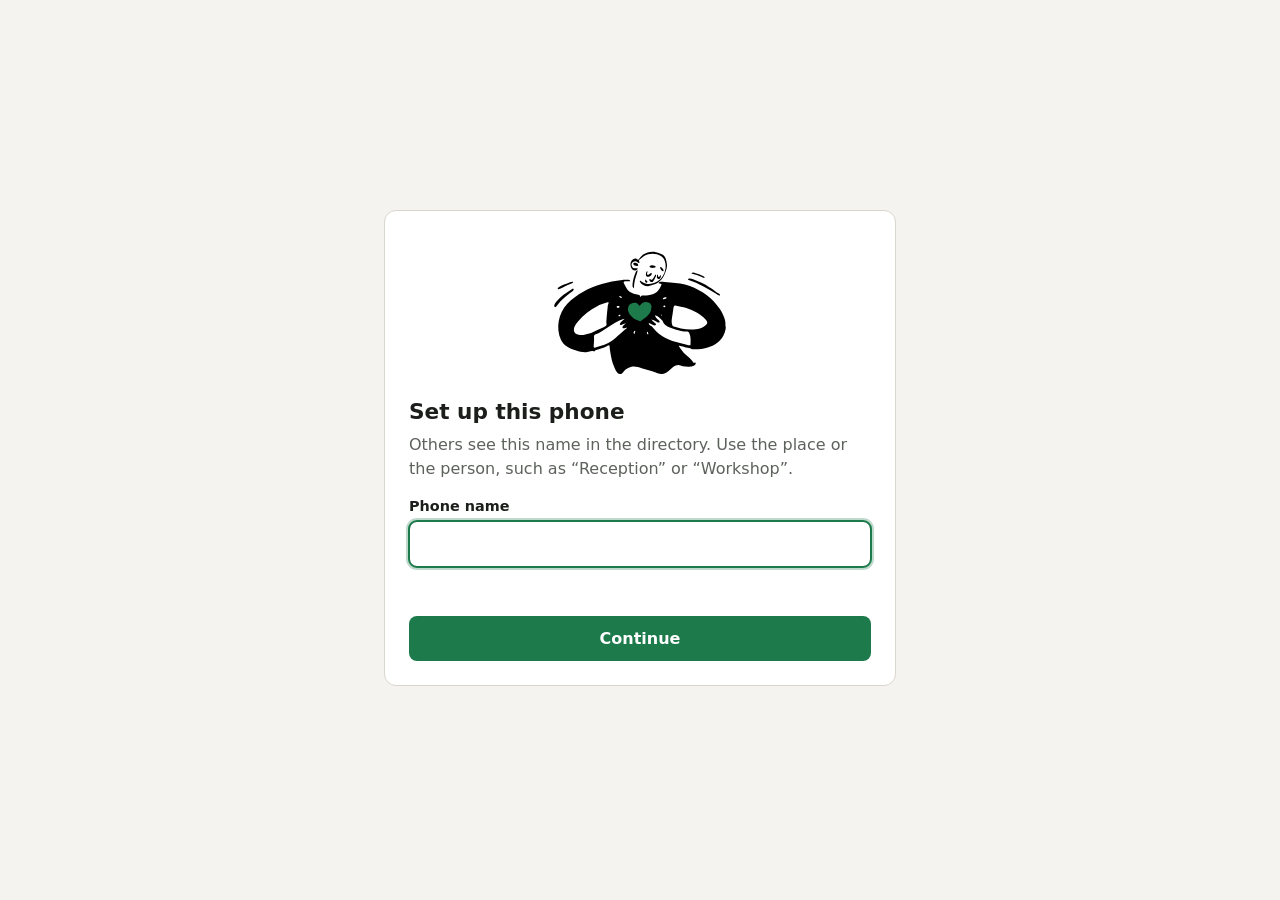
<file: web/index.html>
<!DOCTYPE html>
<html lang="en">
<head>
  <meta charset="utf-8">
  <meta name="viewport" content="width=device-width, initial-scale=1, viewport-fit=cover">
  <meta name="color-scheme" content="light dark">
  <meta name="theme-color" content="#f4f3ef" media="(prefers-color-scheme: light)">
  <meta name="theme-color" content="#121412" media="(prefers-color-scheme: dark)">
  <meta name="mobile-web-app-capable" content="yes">
  <meta name="apple-mobile-web-app-capable" content="yes">
  <title>LAN Call</title>
  <link rel="manifest" href="manifest.webmanifest">
  <link rel="icon" href="icon.svg" type="image/svg+xml">
  <link rel="apple-touch-icon" href="icon.svg">
  <link rel="stylesheet" href="style.css">
  <link rel="stylesheet" href="controls.css">
  <script src="app.js" defer></script>
</head>
<body>
  <svg class="sprite" aria-hidden="true" focusable="false">
    <symbol id="i-phone" viewBox="0 0 24 24"><path d="M6.6 3h3l1.5 4.5-2 1.5a12 12 0 0 0 5.9 5.9l1.5-2 4.5 1.5v3a2 2 0 0 1-2.2 2A17 17 0 0 1 4.6 5.200A2 2 0 0 1 6.6 3z"/></symbol>
    <symbol id="i-hangup" viewBox="0 0 24 24"><path d="M3 14.500c0-1 .4-2 1.200-2.600a12.500 12.500 0 0 1 15.600 0c.8.6 1.200 1.600 1.200 2.600v1.200a1 1 0 0 1-1.300 1l-3.200-1a1 1 0 0 1-.7-1v-1.900a9 9 0 0 0-7.600 0v1.900a1 1 0 0 1-.7 1l-3.200 1a1 1 0 0 1-1.300-1z"/></symbol>
    <symbol id="i-mic" viewBox="0 0 24 24"><path d="M12 3a3 3 0 0 0-3 3v6a3 3 0 0 0 6 0V6a3 3 0 0 0-3-3zM6 11v1a6 6 0 0 0 12 0v-1M12 18v3M9 21h6" fill="none" stroke="currentColor" stroke-width="1.800" stroke-linecap="round" stroke-linejoin="round"/></symbol>
    <symbol id="i-mic-off" viewBox="0 0 24 24"><path d="M9 9v3a3 3 0 0 0 4.700 2.500M15 11V6a3 3 0 0 0-5.700-1.300M6 11v1a6 6 0 0 0 9.600 4.800M18 11v1c0 .7-.1 1.400-.4 2M12 18v3M9 21h6M4 4l16 16" fill="none" stroke="currentColor" stroke-width="1.800" stroke-linecap="round" stroke-linejoin="round"/></symbol>
    <symbol id="i-pause" viewBox="0 0 24 24"><path d="M8 5v14M16 5v14" fill="none" stroke="currentColor" stroke-width="2.400" stroke-linecap="round"/></symbol>
    <symbol id="i-gear" viewBox="0 0 24 24"><g fill="none" stroke="currentColor" stroke-width="1.8" stroke-linecap="round" stroke-linejoin="round"><circle cx="12" cy="12" r="3"/><path d="M19.4 15a1.65 1.65 0 0 0 .33 1.82l.06.06a2 2 0 0 1 0 2.83 2 2 0 0 1-2.83 0l-.06-.06a1.65 1.65 0 0 0-1.82-.33 1.65 1.65 0 0 0-1 1.51V21a2 2 0 0 1-2 2 2 2 0 0 1-2-2v-.09A1.65 1.65 0 0 0 9 19.4a1.65 1.65 0 0 0-1.82.33l-.06.06a2 2 0 0 1-2.83 0 2 2 0 0 1 0-2.83l.06-.06a1.65 1.65 0 0 0 .33-1.82 1.65 1.65 0 0 0-1.51-1H3a2 2 0 0 1-2-2 2 2 0 0 1 2-2h.09A1.65 1.65 0 0 0 4.6 9a1.65 1.65 0 0 0-.33-1.82l-.06-.06a2 2 0 0 1 0-2.83 2 2 0 0 1 2.83 0l.06.06a1.65 1.65 0 0 0 1.82.33H9a1.65 1.65 0 0 0 1-1.51V3a2 2 0 0 1 2-2 2 2 0 0 1 2 2v.09a1.65 1.65 0 0 0 1 1.51 1.65 1.65 0 0 0 1.82-.33l.06-.06a2 2 0 0 1 2.83 0 2 2 0 0 1 0 2.83l-.06.06a1.65 1.65 0 0 0-.33 1.82V9a1.65 1.65 0 0 0 1.51 1H21a2 2 0 0 1 2 2 2 2 0 0 1-2 2h-.09a1.65 1.65 0 0 0-1.51 1z"/></g></symbol>
    <symbol id="i-back" viewBox="0 0 24 24"><path d="M9 5H20a1 1 0 0 1 1 1v12a1 1 0 0 1-1 1H9l-6-7zM12 9.500l5 5M17 9.500l-5 5" fill="none" stroke="currentColor" stroke-width="1.800" stroke-linecap="round" stroke-linejoin="round"/></symbol>
    <symbol id="i-in" viewBox="0 0 24 24"><path d="M17 7L7 17M7 9v8h8" fill="none" stroke="currentColor" stroke-width="2" stroke-linecap="round" stroke-linejoin="round"/></symbol>
    <symbol id="i-out" viewBox="0 0 24 24"><path d="M7 17L17 7M9 7h8v8" fill="none" stroke="currentColor" stroke-width="2" stroke-linecap="round" stroke-linejoin="round"/></symbol>
    <symbol id="i-missed" viewBox="0 0 24 24"><path d="M5 7l7 7 7-7M5 7v5M5 7h5" fill="none" stroke="currentColor" stroke-width="2" stroke-linecap="round" stroke-linejoin="round"/></symbol>
    <symbol id="i-transfer" viewBox="0 0 24 24"><path d="M4 8h14M14 4l4 4-4 4M20 16H6M10 12l-4 4 4 4" fill="none" stroke="currentColor" stroke-width="2" stroke-linecap="round" stroke-linejoin="round"/></symbol>
  </svg>

  <!-- First run: name this phone -->
  <section id="view-onboarding" class="view onboarding" hidden>
    <form id="onboarding-form" class="card" autocomplete="off" novalidate>
      <img class="doodle" src="doodle-loving.svg" alt="" width="208" height="156">
      <h1 id="onboarding-title">Set up this phone</h1>
      <p class="muted">Others see this name in the directory. Use the place or the person, such as “Reception” or “Workshop”.</p>
      <label for="onboarding-name">Phone name</label>
      <input id="onboarding-name" name="name" type="text" maxlength="32" required autocapitalize="words" enterkeyhint="done">
      <div id="onboarding-pin-row" hidden>
        <label for="onboarding-pin">Access code</label>
        <input id="onboarding-pin" name="pin" type="password" inputmode="numeric" maxlength="64" autocomplete="off" aria-describedby="onboarding-error">
      </div>
      <p id="onboarding-error" class="field-error" role="alert"></p>
      <button type="submit" class="btn primary wide">Continue</button>
    </form>
  </section>

  <!-- Everyday view -->
  <div id="view-main" class="view" hidden>
    <header class="bar">
      <div class="identity">
        <span id="conn-dot" class="dot" data-state="connecting" aria-hidden="true"></span>
        <div>
          <div id="my-name" class="my-name">&nbsp;</div>
          <div class="muted small"><span id="conn-text">Connecting…</span><span id="my-ext-wrap" hidden> · Extension <strong id="my-ext" class="num"></strong></span></div>
        </div>
      </div>
      <div class="bar-actions">
        <label class="switch">
          <input id="dnd" type="checkbox" role="switch">
          <span class="long">Do not disturb</span><abbr class="short" title="Do not disturb">DND</abbr>
        </label>
        <button id="open-settings" type="button" class="icon-btn" aria-label="Settings">
          <svg aria-hidden="true"><use href="#i-gear"/></svg>
        </button>
      </div>
    </header>

    <div id="banner" class="banner" role="status" hidden>
      <span id="banner-text"></span>
      <button id="banner-action" type="button" class="btn small" hidden></button>
    </div>

    <main>
      <div class="tabs" role="tablist" focusgroup="tablist nomemory" aria-label="Phone">
        <button type="button" role="tab" id="tab-directory" aria-selected="true" focusgroupstart>Directory</button>
        <button type="button" role="tab" id="tab-keypad" aria-selected="false" tabindex="-1">Keypad</button>
        <button type="button" role="tab" id="tab-recents" aria-selected="false" tabindex="-1">Recents <span id="missed-badge" class="badge" hidden></span></button>
        <button type="button" role="tab" id="tab-calls" aria-selected="false" tabindex="-1" hidden>Live <span id="calls-badge" class="badge calm" hidden></span></button>
      </div>

      <section id="panel-directory" role="tabpanel" aria-labelledby="tab-directory">
        <div class="panel-body">
          <label class="visually-hidden" for="search">Search the directory</label>
          <div class="search-field"><input id="search" type="search" placeholder="Search name or extension" autocomplete="off"></div>
          <ul id="directory" class="list"></ul>
          <div id="directory-empty" class="empty" hidden><img class="doodle" src="doodle-chilling.svg" alt="" width="176" height="132"><p id="directory-empty-text"></p></div>
        </div>
      </section>

      <section id="panel-keypad" role="tabpanel" aria-labelledby="tab-keypad" hidden>
        <form id="dial-form" class="panel-body keypad-panel" autocomplete="off">
          <label class="visually-hidden" for="dial-input">Extension to call</label>
          <input id="dial-input" class="dial-display num" type="text" inputmode="numeric" pattern="[0-9]*" maxlength="6" placeholder="Extension" enterkeyhint="go">
          <p id="dial-match" class="muted dial-match">&nbsp;</p>
          <div class="keys">
            <button type="button" class="key" data-key="1">1</button>
            <button type="button" class="key" data-key="2">2</button>
            <button type="button" class="key" data-key="3">3</button>
            <button type="button" class="key" data-key="4">4</button>
            <button type="button" class="key" data-key="5">5</button>
            <button type="button" class="key" data-key="6">6</button>
            <button type="button" class="key" data-key="7">7</button>
            <button type="button" class="key" data-key="8">8</button>
            <button type="button" class="key" data-key="9">9</button>
            <button type="button" class="key quiet" data-key="back" aria-label="Delete last digit"><svg aria-hidden="true"><use href="#i-back"/></svg></button>
            <button type="button" class="key" data-key="0">0</button>
            <button type="submit" class="key call" aria-label="Call"><svg aria-hidden="true"><use href="#i-phone"/></svg></button>
          </div>
        </form>
      </section>

      <section id="panel-recents" role="tabpanel" aria-labelledby="tab-recents" hidden>
        <div class="panel-body">
          <ul id="recents" class="list"></ul>
          <div id="recents-empty" class="empty"><img class="doodle" src="doodle-coffee.svg" alt="" width="176" height="132"><p>No calls yet.</p></div>
          <button id="clear-recents" type="button" class="btn small quiet-btn" hidden>Clear history</button>
        </div>
      </section>

      <section id="panel-calls" role="tabpanel" aria-labelledby="tab-calls" hidden>
        <div class="panel-body">
          <p class="muted small">Calls in progress. Monitor one to listen, whisper to one person, or join.</p>
          <ul id="live-calls" class="list"></ul>
          <div id="live-calls-empty" class="empty"><img class="doodle" src="doodle-meditating.svg" alt="" width="176" height="132"><p>No calls in progress.</p></div>
        </div>
      </section>
    </main>
  </div>

  <!-- Supervisor: listening to someone else's call -->
  <section id="view-sup" class="view call-view" hidden aria-labelledby="sup-title">
    <div class="call-top">
      <p id="sup-title" class="muted">Monitoring the call between</p>
      <h1 id="sup-names"></h1>
      <p id="sup-status" class="call-status" role="status" aria-live="off"></p>
      <p id="sup-mode" class="sup-mode" role="status" aria-live="polite"></p>
      <p id="sup-nomic" class="muted small" hidden>No microphone: you can listen but not speak.</p>
    </div>
    <div class="call-actions">
      <div class="sup-modes">
        <button id="sup-listen" type="button" class="btn" aria-pressed="true">Listen only</button>
        <button id="sup-whisper-a" type="button" class="btn" aria-pressed="false">Whisper</button>
        <button id="sup-whisper-b" type="button" class="btn" aria-pressed="false">Whisper</button>
        <button id="sup-barge" type="button" class="btn" aria-pressed="false">Barge in</button>
      </div>
      <button id="sup-stop" type="button" class="btn danger-btn">Stop monitoring</button>
    </div>
  </section>

  <!-- Call in progress: a full view, deliberately not dismissable -->
  <section id="view-call" class="view call-view" hidden aria-labelledby="call-name">
    <div class="call-top">
      <div id="call-avatar" class="avatar big" aria-hidden="true"></div>
      <h1 id="call-name"></h1>
      <p id="call-ext" class="muted num"></p>
      <p id="call-status" class="call-status" role="status" aria-live="polite"></p>
      <p id="call-quality" class="muted small" hidden></p>
      <p id="call-sup" class="sup-notice" role="status" aria-live="polite" hidden></p>
    </div>
    <div class="call-actions">
      <div id="call-incoming" class="row" hidden>
        <button id="btn-decline" type="button" class="round danger"><svg aria-hidden="true"><use href="#i-hangup"/></svg><span>Decline</span></button>
        <button id="btn-accept" type="button" class="round accept"><svg aria-hidden="true"><use href="#i-phone"/></svg><span>Answer</span></button>
      </div>
      <div id="call-live" class="row four" hidden>
        <button id="btn-mute" type="button" class="round neutral" aria-pressed="false"><svg aria-hidden="true"><use id="mute-icon" href="#i-mic"/></svg><span>Mute</span></button>
        <button id="btn-hold" type="button" class="round neutral" aria-pressed="false"><svg aria-hidden="true"><use href="#i-pause"/></svg><span>Hold</span></button>
        <button id="btn-transfer" type="button" class="round neutral"><svg aria-hidden="true"><use href="#i-transfer"/></svg><span>Transfer</span></button>
        <button id="btn-hangup" type="button" class="round danger"><svg aria-hidden="true"><use href="#i-hangup"/></svg><span>End</span></button>
      </div>
      <div id="call-done" class="row" hidden>
        <button id="btn-done" type="button" class="btn">Close</button>
      </div>
    </div>
  </section>

  <dialog id="settings" aria-labelledby="settings-title" closedby="any">
    <form id="settings-form" method="dialog" autocomplete="off" novalidate>
      <h1 id="settings-title">Settings</h1>

      <label for="set-name">Phone name</label>
      <input id="set-name" type="text" maxlength="32" required autofocus>

      <label for="set-ext">Extension</label>
      <input id="set-ext" class="num" type="text" inputmode="numeric" pattern="[1-9][0-9]{1,5}" maxlength="6" required data-hint="use 2 to 6 digits, not starting with 0." aria-describedby="set-ext-hint settings-error">
      <p id="set-ext-hint" class="muted small">2 to 6 digits. Others dial this number to reach you.</p>

      <label for="set-mic">Microphone</label>
      <select id="set-mic"></select>
      <div class="mic-test">
        <button id="mic-test" type="button" class="btn small">Test microphone</button>
        <div id="mic-level" class="level" role="meter" aria-label="Microphone level" aria-valuemin="0" aria-valuemax="100" aria-valuenow="0"><span></span></div>
      </div>

      <div id="set-speaker-row">
        <label for="set-speaker">Speaker</label>
        <select id="set-speaker"></select>
      </div>

      <label for="set-volume">Ring volume</label>
      <div class="volume-row">
        <input id="set-volume" type="range" min="0" max="1" step="0.05">
        <button id="ring-test" type="button" class="btn small">Test ring</button>
      </div>

      <label class="check"><input id="set-awake" type="checkbox" role="switch"> Keep the screen on (for a desk or wall phone)</label>

      <div id="notify-row" class="notify-row">
        <span id="notify-text" class="muted small"></span>
        <button id="notify-enable" type="button" class="btn small" hidden>Turn on notifications</button>
      </div>

      <p id="settings-error" class="field-error" role="alert"></p>
      <div class="dialog-actions">
        <button type="button" id="settings-cancel" class="btn">Cancel</button>
        <button type="submit" id="settings-save" class="btn primary" value="save">Save</button>
      </div>
      <p class="muted small about"><span id="about"></span> · <a href="/setup">Phone setup help</a></p>
    </form>
  </dialog>

  <dialog id="transfer" aria-labelledby="transfer-title" closedby="any">
    <form id="transfer-form" method="dialog" autocomplete="off" novalidate>
      <h1 id="transfer-title">Transfer this call</h1>
      <p class="muted small">You leave the call and the other person rings the extension you choose.</p>
      <label for="transfer-ext">Extension</label>
      <input id="transfer-ext" class="num" type="text" inputmode="numeric" maxlength="6" required autofocus aria-describedby="transfer-error">
      <ul id="transfer-list" class="list pick" aria-label="Available phones"></ul>
      <p id="transfer-error" class="field-error" role="alert"></p>
      <div class="dialog-actions">
        <button type="button" id="transfer-cancel" class="btn">Cancel</button>
        <button type="submit" class="btn primary">Transfer</button>
      </div>
    </form>
  </dialog>

  <div id="toasts" class="toasts" role="status" aria-live="polite"></div>
  <audio id="remote-audio" autoplay playsinline></audio>
  <audio id="sup-audio" autoplay playsinline></audio>
  <audio id="sup-audio-a" autoplay playsinline></audio>
  <audio id="sup-audio-b" autoplay playsinline></audio>
</body>
</html>
</file>
<file: web/style.css>
/* LAN Call. No external assets: this must work on a network with no internet. */

:root {
  color-scheme: light dark;

  --bg: #f4f3ef;
  --surface: #ffffff;
  --sunken: #eceae4;
  --line: #d9d6cd;
  --ink: #1b1e1b;
  --muted: #5d625c;
  --accent: #1c7a4b;
  --accent-ink: #ffffff;
  --danger: #b93a2b;
  --danger-ink: #ffffff;
  --warn-bg: #fdf0c8;
  --warn-ink: #4d3b00;
  --busy: #b06a00;

  --radius: 12px;
  accent-color: var(--accent);
  font-family: system-ui, -apple-system, "Segoe UI", Roboto, sans-serif;
  line-height: 1.45;
}

/* Top-level media query rather than nesting or light-dark(): older phones on the LAN must get dark mode too. */
@media (prefers-color-scheme: dark) {
  :root {
    --bg: #121412;
    --surface: #1b1e1b;
    --sunken: #232723;
    --line: #343a34;
    --ink: #ecefea;
    --muted: #a3aaa1;
    --accent: #4cc38a;
    --accent-ink: #06200f;
    --danger: #f0705f;
    --danger-ink: #2a0703;
    --warn-bg: #3d3210;
    --warn-ink: #f6e3a1;
    --busy: #e5a23c;
  }
}

* { box-sizing: border-box; }

html, body { height: 100%; }

body {
  margin: 0;
  background: var(--bg);
  color: var(--ink);
  -webkit-tap-highlight-color: transparent;
}

h1 { font-size: 1.35rem; line-height: 1.2; margin: 0; }
p { margin: 0; }
a { color: var(--accent); }

.sprite { position: absolute; width: 0; height: 0; overflow: hidden; }
svg { width: 1.4em; height: 1.4em; fill: currentColor; flex: none; }

.muted { color: var(--muted); }
.small { font-size: .875rem; }
.num { font-variant-numeric: tabular-nums; }
.visually-hidden {
  position: absolute; width: 1px; height: 1px; overflow: hidden;
  clip-path: inset(50%); white-space: nowrap;
}

:focus-visible { outline: 3px solid var(--accent); outline-offset: 2px; }

/* ---------- views ---------- */

.view {
  max-width: 34rem;
  margin: 0 auto;
  min-height: 100%;
  padding: max(.75rem, env(safe-area-inset-top)) max(1rem, env(safe-area-inset-right)) max(1rem, env(safe-area-inset-bottom)) max(1rem, env(safe-area-inset-left));
}
.view[hidden] { display: none; }

/* ---------- controls ---------- */

label { display: block; font-weight: 600; font-size: .9rem; margin: 1rem 0 .3rem; }

input[type="text"], input[type="password"], input[type="search"], select {
  width: 100%;
  font: inherit;
  color: inherit;
  background: var(--surface);
  border: 1px solid var(--line);
  border-radius: 8px;
  padding: .65rem .75rem;
  min-height: 2.75rem;
}

.btn {
  font: inherit;
  font-weight: 600;
  color: var(--ink);
  background: var(--surface);
  border: 1px solid var(--line);
  border-radius: 8px;
  padding: .6rem 1rem;
  min-height: 2.75rem;
  cursor: pointer;
}
.btn:hover { background: var(--sunken); }
.btn.primary { background: var(--accent); color: var(--accent-ink); border-color: transparent; }
.btn.primary:hover { filter: brightness(1.08); }
.btn.small { min-height: 2.25rem; padding: .35rem .75rem; font-size: .875rem; }
.btn.wide { width: 100%; margin-top: 1.25rem; }
.btn:disabled { opacity: .55; cursor: default; }
.quiet-btn { margin-top: 1rem; }

.icon-btn {
  display: grid; place-items: center;
  width: 2.75rem; height: 2.75rem;
  color: var(--ink);
  background: none; border: 0; border-radius: 50%;
  cursor: pointer;
}
.icon-btn:hover { background: var(--sunken); }

.field-error { color: var(--danger); font-size: .9rem; min-height: 1.3rem; margin-top: .5rem; }

/* ---------- onboarding ---------- */

.onboarding { display: grid; align-content: center; }
.onboarding[hidden] { display: none; }
.card {
  background: var(--surface);
  border: 1px solid var(--line);
  border-radius: var(--radius);
  padding: 1.5rem;
}
.card img { display: block; margin-bottom: 1rem; }
.card h1 { margin-bottom: .5rem; }

/* ---------- header ---------- */

.bar {
  display: flex; align-items: center; justify-content: space-between; gap: .75rem;
  padding: .25rem 0 .75rem;
}
.identity { display: flex; align-items: center; gap: .75rem; min-width: 0; }
.my-name { font-weight: 700; font-size: 1.1rem; overflow: hidden; text-overflow: ellipsis; white-space: nowrap; }
.bar-actions { display: flex; align-items: center; gap: .25rem; flex: none; }

.dot { width: .7rem; height: .7rem; border-radius: 50%; background: var(--muted); flex: none; }
.dot[data-state="online"] { background: var(--accent); }
.dot[data-state="dnd"], .dot[data-state="busy"] { background: var(--busy); }
.dot[data-state="offline"] { background: none; border: 2px solid var(--muted); }
.dot[data-state="error"] { background: var(--danger); }

.switch { display: flex; align-items: center; gap: .4rem; margin: 0; font-weight: 500; font-size: .875rem; cursor: pointer; }
.switch input { width: 1.15rem; height: 1.15rem; margin: 0; }
.switch .short { display: none; }

.banner {
  display: flex; align-items: center; justify-content: space-between; gap: .75rem;
  background: var(--warn-bg); color: var(--warn-ink);
  border-radius: 8px; padding: .6rem .75rem; margin-bottom: .75rem;
  font-size: .9rem;
}
.banner[hidden] { display: none; }

/* ---------- tabs ---------- */

.tabs { display: flex; border-bottom: 1px solid var(--line); }
[role="tab"] {
  position: relative;
  flex: 1;
  font: inherit; font-weight: 600;
  color: var(--muted);
  background: none; border: 0;
  padding: .8rem .5rem;
  cursor: pointer;
}
[role="tab"][aria-selected="true"] { color: var(--ink); }
[role="tab"][aria-selected="true"]::after {
  content: ""; position: absolute; inset: auto 0 -1px;
  border-block-end: 3px solid var(--accent);
}
.badge {
  display: inline-block; min-width: 1.3rem; padding: 0 .35rem;
  border-radius: 1rem; background: var(--danger); color: var(--danger-ink);
  font-size: .75rem; line-height: 1.3rem; text-align: center;
}
.badge[hidden] { display: none; }

.panel-body { padding-top: 1rem; }

/* ---------- lists ---------- */

.list { list-style: none; margin: .75rem 0 0; padding: 0; }
.list li {
  display: flex; align-items: center; gap: .75rem;
  padding: .6rem 0;
  border-bottom: 1px solid var(--line);
}
.list li:last-child { border-bottom: 0; }
.who { flex: 1; min-width: 0; }
.who .name { font-weight: 600; overflow: hidden; text-overflow: ellipsis; white-space: nowrap; }
.who .meta { display: flex; align-items: center; gap: .4rem; color: var(--muted); font-size: .875rem; }
.who .meta .dot { width: .55rem; height: .55rem; }
.offline .name, .offline .avatar { opacity: .6; }
.missed .name { color: var(--danger); }
.when { color: var(--muted); font-size: .8rem; text-align: right; flex: none; }
.dir-icon { color: var(--muted); }
.missed .dir-icon { color: var(--danger); }

.avatar {
  display: grid; place-items: center; flex: none;
  width: 2.5rem; height: 2.5rem; border-radius: 50%;
  background: var(--sunken); color: var(--ink);
  font-weight: 700; font-size: .95rem;
}
.avatar.big { width: 6rem; height: 6rem; font-size: 2rem; margin: 0 auto 1rem; }

.call-btn {
  display: grid; place-items: center;
  width: 2.75rem; height: 2.75rem; flex: none;
  border: 0; border-radius: 50%;
  background: var(--accent); color: var(--accent-ink);
  cursor: pointer;
}
.call-btn:hover { filter: brightness(1.08); }

.empty { color: var(--muted); text-align: center; padding: 2.5rem 1rem; }
.empty[hidden] { display: none; }

/* ---------- keypad ---------- */

.keypad-panel { max-width: 19rem; margin: 0 auto; }
.dial-display {
  text-align: center; font-size: 2rem !important; letter-spacing: .08em;
  border: 0 !important; border-bottom: 2px solid var(--line) !important;
  border-radius: 0 !important; background: none !important;
}
.dial-match { text-align: center; min-height: 1.5rem; margin-top: .4rem; }
.keys { display: grid; grid-template-columns: repeat(3, 1fr); gap: .75rem; margin-top: 1rem; justify-items: center; }
.key {
  display: grid; place-items: center;
  width: 4.5rem; height: 4.5rem;
  font: inherit; font-size: 1.6rem; font-variant-numeric: tabular-nums;
  color: var(--ink);
  background: var(--surface);
  border: 1px solid var(--line); border-radius: 50%;
  cursor: pointer;
  touch-action: manipulation;
}
.key:active { background: var(--sunken); }
.key.quiet { background: none; border-color: transparent; color: var(--muted); }
.key.call { background: var(--accent); color: var(--accent-ink); border-color: transparent; }

/* ---------- call view ---------- */

.call-view { display: flex; flex-direction: column; justify-content: space-between; text-align: center; min-height: 100dvh; }
.call-view[hidden] { display: none; }
.call-top { padding-top: 14vh; }
.call-top h1 { font-size: 1.8rem; overflow-wrap: anywhere; }
.call-status { margin-top: 1rem; font-size: 1.15rem; font-variant-numeric: tabular-nums; min-height: 1.7rem; }
.call-actions { padding-bottom: 10vh; }
.row { display: flex; justify-content: center; gap: 2.25rem; }
.row[hidden] { display: none; }

.round {
  display: grid; justify-items: center; gap: .5rem;
  font: inherit; font-size: .875rem; color: var(--ink);
  background: none; border: 0; padding: 0; cursor: pointer;
  touch-action: manipulation;
}
.round svg {
  box-sizing: content-box;
  width: 1.8rem; height: 1.8rem; padding: 1.2rem;
  border-radius: 50%;
  background: var(--sunken); color: var(--ink);
  border: 1px solid var(--line);
}
.round.accept svg { background: var(--accent); color: var(--accent-ink); border-color: transparent; }
.round.danger svg { background: var(--danger); color: var(--danger-ink); border-color: transparent; }
.round[aria-pressed="true"] svg { background: var(--ink); color: var(--bg); }
.round:disabled { opacity: .5; cursor: default; }
.round:focus-visible { outline: none; }
.round:focus-visible svg { outline: 3px solid var(--accent); outline-offset: 3px; }

@keyframes ring {
  0%, 100% { outline-width: 0; outline-offset: 0; }
  60% { outline-width: 2px; outline-offset: 1.2rem; }
}
@media (prefers-reduced-motion: no-preference) {
  .call-view[data-phase="incoming"] .avatar { outline: 0 solid var(--accent); animation: ring 1.6s ease-in-out infinite; }
}

/* ---------- settings dialog ---------- */

dialog {
  width: min(28rem, calc(100vw - 2rem));
  max-height: calc(100dvh - 2rem);
  color: var(--ink);
  background: var(--surface);
  border: 1px solid var(--line);
  border-radius: var(--radius);
  padding: 1.5rem;
}
dialog:modal { overscroll-behavior: contain; }
dialog::backdrop { background: rgb(0 0 0 / .45); overflow: hidden; overscroll-behavior: contain; }
.dialog-actions { display: flex; justify-content: flex-end; gap: .5rem; margin-top: .75rem; }
.mic-test, .volume-row, .notify-row { display: flex; align-items: center; gap: .75rem; margin-top: .5rem; }
.mic-test meter, .volume-row input { flex: 1; min-width: 0; }
.notify-row { justify-content: space-between; margin-top: 1rem; }
.check { display: flex; align-items: center; gap: .5rem; font-weight: 500; }
.check input { width: 1.1rem; height: 1.1rem; margin: 0; }
.about { margin-top: 1rem; }
#set-speaker-row[hidden] { display: none; }

/* ---------- toasts ---------- */

.toasts {
  position: fixed; inset: auto 0 max(1rem, env(safe-area-inset-bottom)) 0;
  display: grid; justify-items: center; gap: .5rem;
  padding: 0 1rem; pointer-events: none; z-index: 10;
}
.toast {
  max-width: 30rem;
  background: var(--ink); color: var(--bg);
  border-radius: 8px; padding: .65rem 1rem; font-size: .925rem;
  pointer-events: auto;
}

@media (max-width: 26rem) {
  .switch .long { display: none; }
  .switch .short { display: inline; }
  .row { gap: 1.5rem; }
}

.switch abbr { text-decoration: none; }

/* ---------- transfer and supervision ---------- */

.row.four { gap: 1rem; flex-wrap: wrap; }
.row.four .round svg { padding: 1rem; }
.badge.calm { background: var(--accent); color: var(--accent-ink); }
[role="tab"][hidden] { display: none; }

.sup-notice {
  display: inline-block; margin-top: 1rem; padding: .4rem .8rem;
  border-radius: 8px; background: var(--warn-bg); color: var(--warn-ink); font-size: .9rem;
}
.sup-notice[hidden] { display: none; }
.sup-mode { margin-top: .75rem; font-weight: 600; }
.sup-modes { display: grid; grid-template-columns: 1fr 1fr; gap: .6rem; max-width: 26rem; margin: 0 auto 1rem; }
.sup-modes .btn { overflow-wrap: anywhere; line-height: 1.25; }
.btn[aria-pressed="true"], .btn[aria-pressed="true"]:hover { background: var(--ink); color: var(--bg); border-color: transparent; }
.danger-btn { background: var(--danger); color: var(--danger-ink); border-color: transparent; }
.danger-btn:hover { background: var(--danger); filter: brightness(1.08); }
#view-sup h1 { font-size: 1.4rem; margin-top: .4rem; }

/* ---------- illustrations ----------
   Open Doodles by Pablo Stanley (CC0). Black ink, so flipped to light ink in dark mode. */

.doodle { display: block; max-width: 100%; height: auto; margin: 0 auto; }
.empty .doodle { width: 11rem; margin-bottom: .5rem; }
.card .doodle { width: 13rem; margin-bottom: .5rem; }
@media (prefers-color-scheme: dark) {
  .doodle { filter: invert(1) hue-rotate(180deg); }
}
</file>
<file: web/controls.css>
/*
 * Controls drawn by this stylesheet instead of the browser.
 *
 * The elements stay real <input> and <select>, so keyboard, screen reader and
 * form behaviour are untouched; only the look is ours. Icons are masks, so
 * they take the theme's colours in light and dark.
 */

:root {
  --icon-check: url("data:image/svg+xml;utf8,<svg xmlns='http://www.w3.org/2000/svg' viewBox='0 0 24 24' fill='none' stroke='black' stroke-width='3.5' stroke-linecap='round' stroke-linejoin='round'><polyline points='20 6 9 17 4 12'/></svg>");
  --icon-chevron: url("data:image/svg+xml;utf8,<svg xmlns='http://www.w3.org/2000/svg' viewBox='0 0 24 24' fill='none' stroke='black' stroke-width='2.5' stroke-linecap='round' stroke-linejoin='round'><polyline points='6 9 12 15 18 9'/></svg>");
  --icon-search: url("data:image/svg+xml;utf8,<svg xmlns='http://www.w3.org/2000/svg' viewBox='0 0 24 24' fill='none' stroke='black' stroke-width='2.2' stroke-linecap='round'><circle cx='11' cy='11' r='7'/><line x1='16.5' y1='16.5' x2='21' y2='21'/></svg>");
  --ring: 0 0 0 3px rgb(28 122 75 / .28);
  caret-color: var(--accent);
  scrollbar-color: var(--muted) transparent;
}
@media (prefers-color-scheme: dark) {
  :root { --ring: 0 0 0 3px rgb(76 195 138 / .3); }
}

::selection { background: var(--accent); color: var(--accent-ink); }
::placeholder { color: var(--muted); opacity: .85; }

/* ---------- text fields ---------- */

input[type="text"], input[type="password"], input[type="search"], select {
  transition: border-color .15s, box-shadow .15s;
}
input[type="text"]:hover, input[type="password"]:hover, input[type="search"]:hover, select:hover { border-color: var(--muted); }
input[type="text"]:focus-visible, input[type="password"]:focus-visible, input[type="search"]:focus-visible, select:focus-visible {
  outline: 2px solid var(--accent); outline-offset: -1px; box-shadow: var(--ring);
}
.dial-display:focus-visible { outline: none !important; box-shadow: none !important; border-bottom-color: var(--accent) !important; }
[aria-invalid="true"] { border-color: var(--danger) !important; }
[aria-invalid="true"]:focus-visible { outline-color: var(--danger) !important; box-shadow: 0 0 0 3px rgb(185 58 43 / .25) !important; }

/* Saved-password fill: keep our colours instead of the browser's yellow or blue. */
input:-webkit-autofill, input:-webkit-autofill:focus {
  -webkit-text-fill-color: var(--ink);
  box-shadow: 0 0 0 100px var(--surface) inset;
  caret-color: var(--ink);
}

/* Search: our own magnifier, and no browser "x" button. */
input[type="search"] { appearance: none; -webkit-appearance: none; padding-inline-start: 2.6rem; }
input[type="search"]::-webkit-search-cancel-button, input[type="search"]::-webkit-search-decoration { -webkit-appearance: none; display: none; }
.search-field { position: relative; }
.search-field::before {
  content: ""; position: absolute; inset-block: 0; inset-inline-start: .85rem; inline-size: 1.15rem;
  background: var(--muted);
  -webkit-mask: var(--icon-search) no-repeat center / contain; mask: var(--icon-search) no-repeat center / contain;
  pointer-events: none;
}

/* ---------- checkbox ---------- */

input[type="checkbox"] {
  appearance: none; -webkit-appearance: none;
  display: inline-grid; place-content: center; flex: none;
  inline-size: 1.3rem; block-size: 1.3rem; margin: 0;
  background: var(--surface);
  border: 2px solid var(--muted); border-radius: 6px;
  cursor: pointer;
  transition: background-color .15s, border-color .15s;
}
input[type="checkbox"]::before {
  content: ""; inline-size: .85rem; block-size: .85rem;
  background: var(--accent-ink);
  -webkit-mask: var(--icon-check) no-repeat center / contain; mask: var(--icon-check) no-repeat center / contain;
  scale: 0; transition: scale .15s ease;
}
input[type="checkbox"]:hover { border-color: var(--accent); }
input[type="checkbox"]:checked { background: var(--accent); border-color: var(--accent); }
input[type="checkbox"]:checked::before { scale: 1; }
input[type="checkbox"]:focus-visible { outline: 3px solid var(--accent); outline-offset: 2px; }
input[type="checkbox"]:disabled { opacity: .5; cursor: not-allowed; }
.check { min-block-size: 2.75rem; gap: .65rem; cursor: pointer; }

/* ---------- switch (a checkbox with role="switch") ---------- */

input[type="checkbox"][role="switch"] {
  inline-size: 2.6rem; block-size: 1.5rem;
  place-content: center start;
  padding: 0 .17rem;
  background: var(--line); border: 0; border-radius: 1rem;
}
input[type="checkbox"][role="switch"]::before {
  inline-size: 1.16rem; block-size: 1.16rem;
  background: #fff; border-radius: 50%;
  -webkit-mask: none; mask: none;
  scale: 1; box-shadow: 0 1px 3px rgb(0 0 0 / .35);
  transition: translate .18s ease;
}
input[type="checkbox"][role="switch"]:hover { background: var(--muted); }
input[type="checkbox"][role="switch"]:checked, input[type="checkbox"][role="switch"]:checked:hover { background: var(--accent); }
input[type="checkbox"][role="switch"]:checked::before { translate: 1.1rem 0; }
.switch { min-block-size: 2.75rem; gap: .55rem; }

/* ---------- dropdown ---------- */

/* Everywhere: our own arrow on the closed box. */
select {
  appearance: none; -webkit-appearance: none;
  padding-inline-end: 2.5rem;
  background-image: url("data:image/svg+xml;utf8,<svg xmlns='http://www.w3.org/2000/svg' viewBox='0 0 24 24' fill='none' stroke='%23808680' stroke-width='2.5' stroke-linecap='round' stroke-linejoin='round'><polyline points='6 9 12 15 18 9'/></svg>");
  background-repeat: no-repeat; background-position: right .85rem center; background-size: 1.1rem 1.1rem;
  cursor: pointer;
}
/* Where the browser lets a page draw the opened list as well, draw that too. */
@supports (appearance: base-select) {
  select, select::picker(select) { appearance: base-select; }
  select { background-image: none; padding-inline-end: .75rem; display: flex; align-items: center; justify-content: space-between; gap: .5rem; }
  select::picker-icon {
    content: ""; inline-size: 1.1rem; block-size: 1.1rem; flex: none;
    background: var(--muted); mask: var(--icon-chevron) no-repeat center / contain;
    transition: rotate .15s;
  }
  select:open::picker-icon { rotate: 180deg; }
  select::picker(select) {
    margin-block: .3rem; padding: .3rem;
    color: var(--ink); background: var(--surface);
    border: 1px solid var(--line); border-radius: 10px;
    box-shadow: 0 8px 28px rgb(0 0 0 / .22);
  }
  select option {
    display: flex; align-items: center; gap: .5rem;
    min-block-size: 2.5rem; padding: .4rem .65rem;
    border-radius: 7px; cursor: pointer;
  }
  select option:hover, select option:focus-visible { background: var(--sunken); outline: none; }
  select option:checked { font-weight: 600; }
  select option::checkmark {
    content: ""; inline-size: 1rem; block-size: 1rem; flex: none; order: 1; margin-inline-start: auto;
    background: var(--accent); mask: var(--icon-check) no-repeat center / contain;
  }
}

/* ---------- slider ---------- */

input[type="range"] {
  appearance: none; -webkit-appearance: none;
  --fill: 60%;
  block-size: 1.75rem; margin: 0; background: none; cursor: pointer;
}
input[type="range"]::-webkit-slider-runnable-track {
  block-size: .4rem; border-radius: 1rem;
  background: linear-gradient(to right, var(--accent) var(--fill), var(--line) var(--fill));
}
input[type="range"]::-moz-range-track { block-size: .4rem; border-radius: 1rem; background: var(--line); }
input[type="range"]::-moz-range-progress { block-size: .4rem; border-radius: 1rem; background: var(--accent); }
input[type="range"]::-webkit-slider-thumb {
  -webkit-appearance: none;
  inline-size: 1.35rem; block-size: 1.35rem; margin-block-start: -.475rem;
  background: var(--surface); border: 2px solid var(--accent); border-radius: 50%;
  box-shadow: 0 1px 3px rgb(0 0 0 / .3);
}
input[type="range"]::-moz-range-thumb {
  inline-size: 1.1rem; block-size: 1.1rem;
  background: var(--surface); border: 2px solid var(--accent); border-radius: 50%;
  box-shadow: 0 1px 3px rgb(0 0 0 / .3);
}
input[type="range"]:focus-visible { outline: none; }
input[type="range"]:focus-visible::-webkit-slider-thumb { box-shadow: var(--ring); }
input[type="range"]:focus-visible::-moz-range-thumb { box-shadow: var(--ring); }

/* ---------- level meter ---------- */

.level { flex: 1; min-width: 0; block-size: .6rem; background: var(--line); border-radius: 1rem; overflow: hidden; }
.level span { display: block; block-size: 100%; background: var(--accent); border-radius: 1rem; transform-origin: left; transform: scaleX(0); }

/* ---------- pick list (transfer) ---------- */

.pick { max-block-size: 14rem; overflow: auto; margin-top: .5rem; }
.pick[hidden] { display: none; }
.pick li { padding: 0; border: 0; }
.pick-btn {
  display: flex; align-items: center; gap: .75rem; inline-size: 100%;
  font: inherit; color: inherit; text-align: start;
  background: none; border: 0; border-radius: 8px; padding: .45rem .5rem; cursor: pointer;
}
.pick-btn:hover { background: var(--sunken); }
.pick-btn .who { display: grid; }

/* ---------- buttons, dialogs, toasts ---------- */

.btn, .call-btn, .key, .icon-btn, .round svg { transition: background-color .15s, filter .15s, scale .1s; }
.btn:active:not(:disabled), .call-btn:active, .key:active, .icon-btn:active { scale: .96; }
.round:active:not(:disabled) svg { scale: .94; }
.btn:focus-visible { outline: 2px solid var(--accent); outline-offset: 2px; box-shadow: var(--ring); }

dialog { box-shadow: 0 16px 48px rgb(0 0 0 / .3); }
@media (prefers-reduced-motion: no-preference) {
  dialog[open] { opacity: 1; translate: 0 0; transition: opacity .18s ease, translate .18s ease; }
  dialog[open]::backdrop { opacity: 1; transition: opacity .18s ease; }
  .toast { animation: toast-in .2s ease; }
}
@starting-style {
  dialog[open] { opacity: 0; translate: 0 .75rem; }
  dialog[open]::backdrop { opacity: 0; }
}
@keyframes toast-in { from { opacity: 0; translate: 0 .5rem; } }

@media (prefers-reduced-motion: reduce) {
  *, *::before, *::after { transition-duration: 0s !important; animation-duration: 0s !important; }
}
@media (forced-colors: active) {
  input[type="checkbox"]::before { background: CanvasText; }
  input[type="checkbox"]:checked { background: Highlight; }
  input[type="checkbox"][role="switch"]::before { background: ButtonText; }
}
</file>
